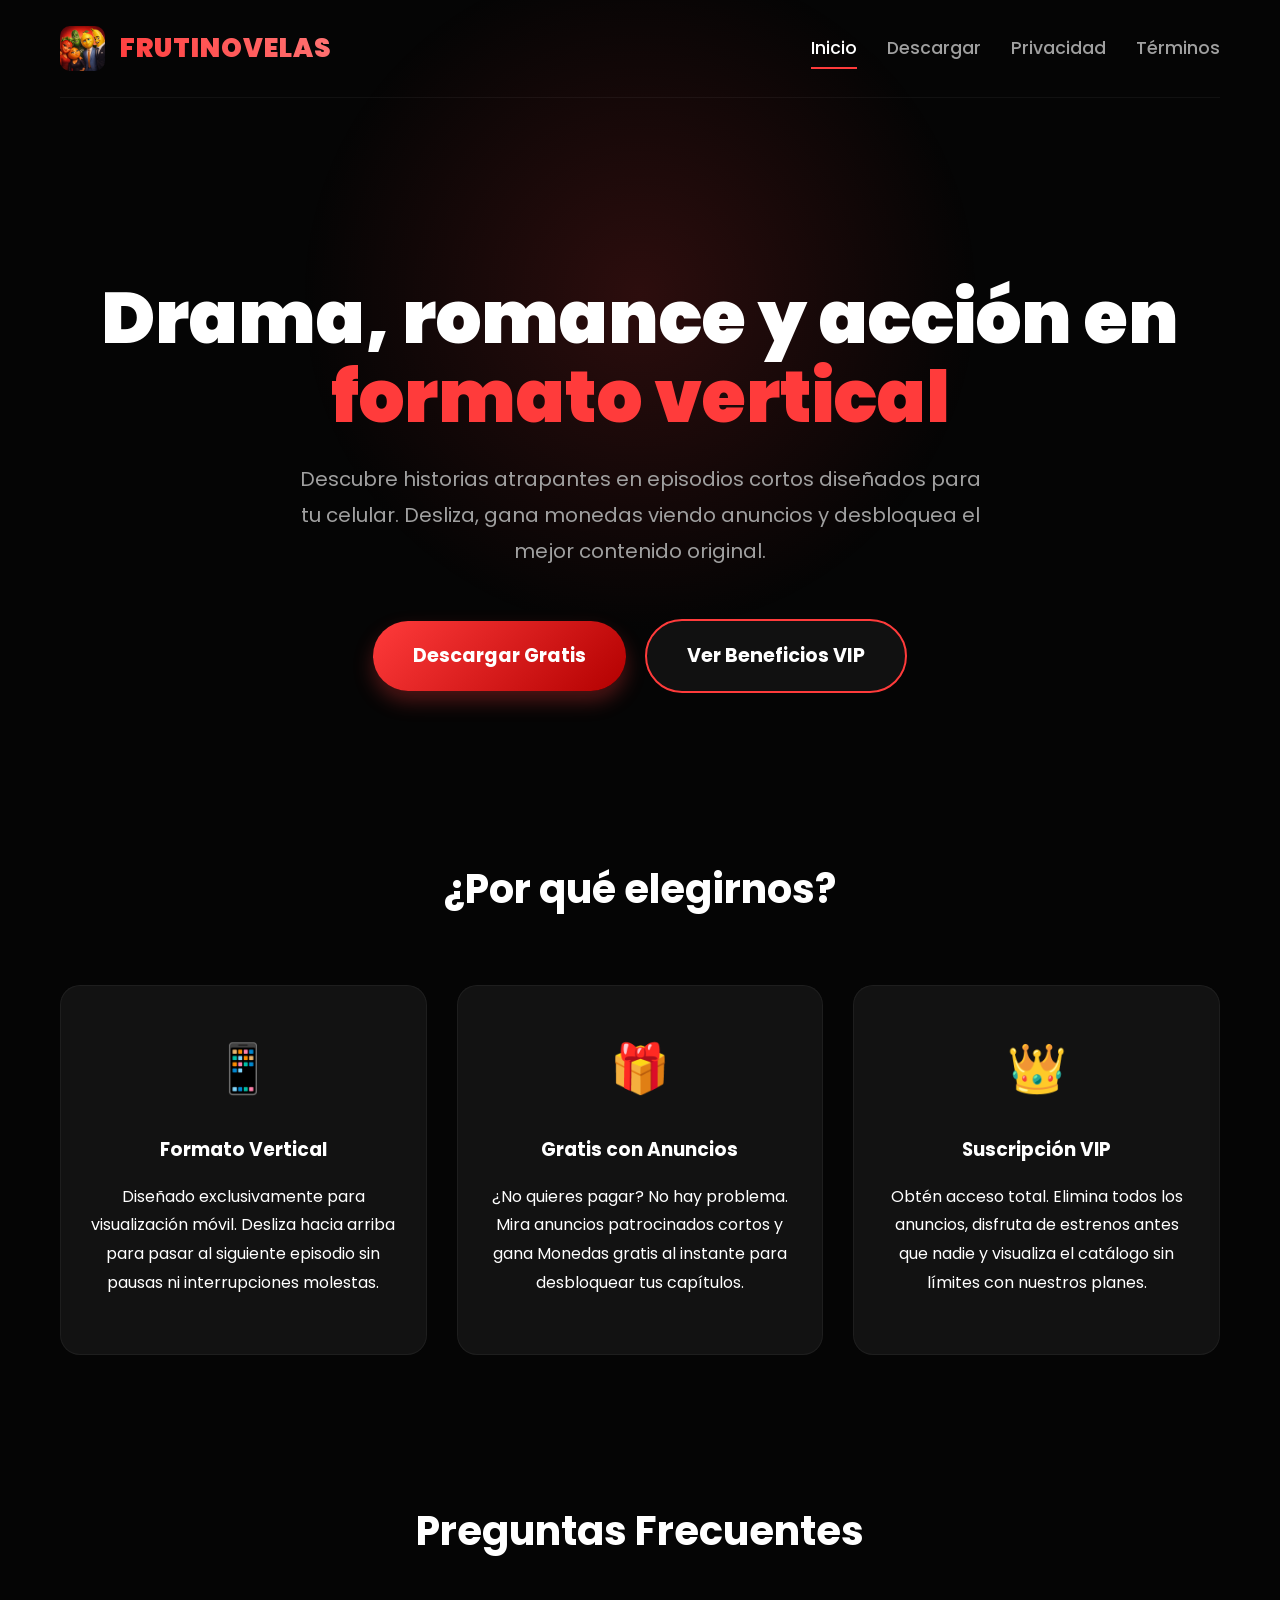
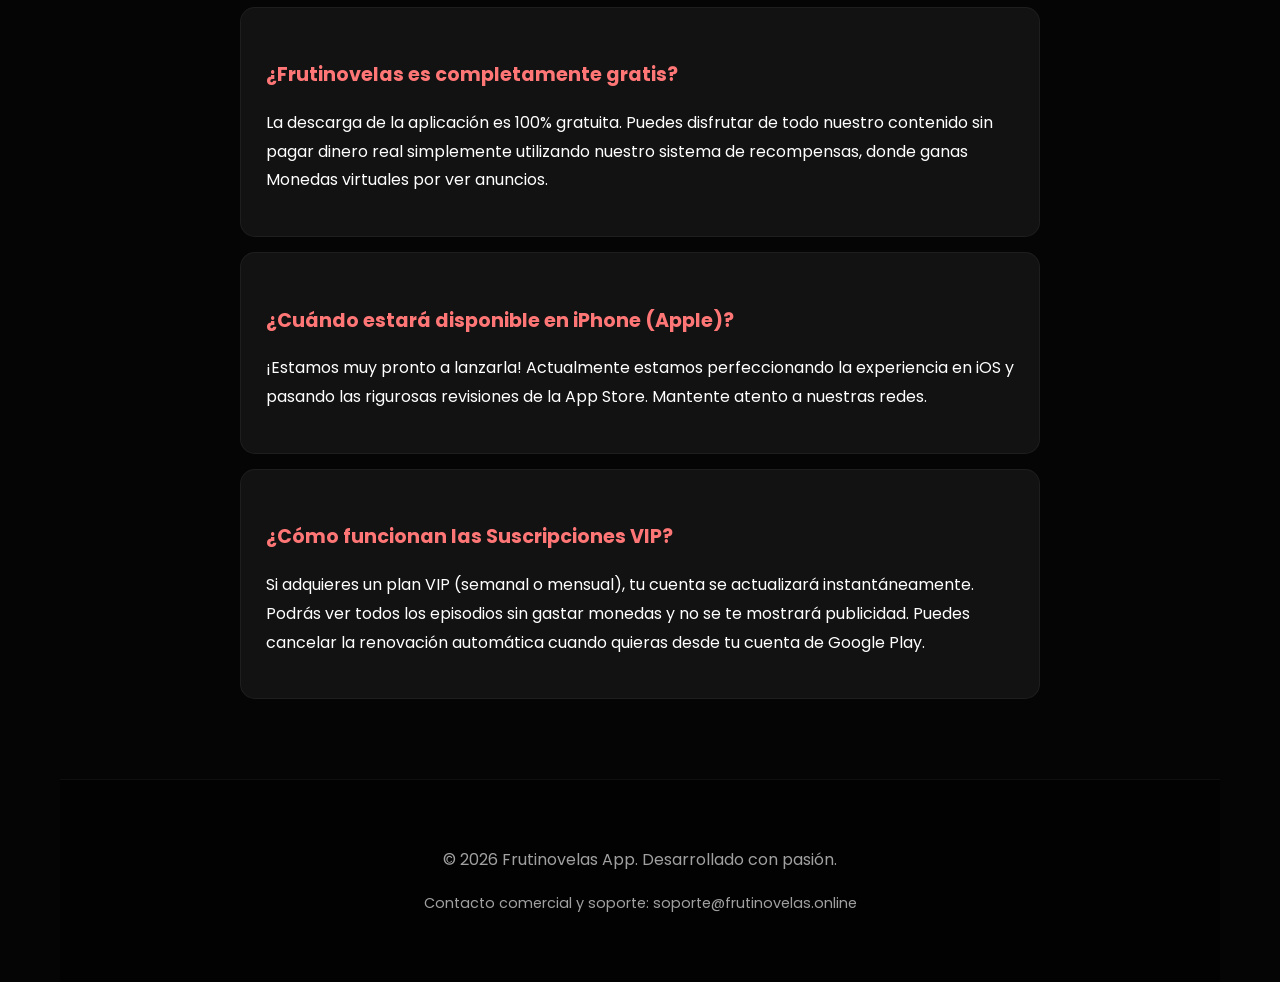
<file: index.html>
<!DOCTYPE html>
<html lang="es">
<head>
    <meta charset="UTF-8">
    <meta name="viewport" content="width=device-width, initial-scale=1.0, maximum-scale=1.0, user-scalable=no">
    <title>Frutinovelas - Tu Dosis Diaria de Drama</title>
    <link rel="stylesheet" href="styles.css">
</head>
<body>
    <div class="container">
        <header class="animate-fade">
            <a href="index.html" class="logo-container">
                <img src="logo.png" alt="Logo Frutinovelas" class="logo-img">
                <span class="logo-text">FRUTINOVELAS</span>
            </a>
            
            <div class="hamburger">
                <span></span>
                <span></span>
                <span></span>
            </div>

            <nav>
                <a href="index.html" class="active">Inicio</a>
                <a href="descarga.html">Descargar</a>
                <a href="privacidad.html">Privacidad</a>
                <a href="terminos.html">Términos</a>
            </nav>
        </header>

        <main>
            <section class="hero animate-fade" style="animation-delay: 0.2s;">
                <h1>Drama, romance y acción en <span style="color: #ff3b3b;">formato vertical</span></h1>
                <p>Descubre historias atrapantes en episodios cortos diseñados para tu celular. Desliza, gana monedas viendo anuncios y desbloquea el mejor contenido original.</p>
                
                <div>
                    <a href="descarga.html" class="btn">Descargar Gratis</a>
                    <a href="terminos.html" class="btn btn-outline">Ver Beneficios VIP</a>
                </div>
            </section>

            <h2 class="section-title animate-fade" style="animation-delay: 0.3s;">¿Por qué elegirnos?</h2>
            <section class="features animate-fade" style="animation-delay: 0.4s;">
                <div class="feature-card">
                    <div style="font-size: 3rem; margin-bottom: 20px;">📱</div>
                    <h3 style="color: white; margin-bottom: 10px;">Formato Vertical</h3>
                    <p>Diseñado exclusivamente para visualización móvil. Desliza hacia arriba para pasar al siguiente episodio sin pausas ni interrupciones molestas.</p>
                </div>
                <div class="feature-card">
                    <div style="font-size: 3rem; margin-bottom: 20px;">🎁</div>
                    <h3 style="color: white; margin-bottom: 10px;">Gratis con Anuncios</h3>
                    <p>¿No quieres pagar? No hay problema. Mira anuncios patrocinados cortos y gana Monedas gratis al instante para desbloquear tus capítulos.</p>
                </div>
                <div class="feature-card">
                    <div style="font-size: 3rem; margin-bottom: 20px;">👑</div>
                    <h3 style="color: white; margin-bottom: 10px;">Suscripción VIP</h3>
                    <p>Obtén acceso total. Elimina todos los anuncios, disfruta de estrenos antes que nadie y visualiza el catálogo sin límites con nuestros planes.</p>
                </div>
            </section>

            <h2 class="section-title">Preguntas Frecuentes</h2>
            <section class="faq-container">
                <div class="faq-item">
                    <h4>¿Frutinovelas es completamente gratis?</h4>
                    <p>La descarga de la aplicación es 100% gratuita. Puedes disfrutar de todo nuestro contenido sin pagar dinero real simplemente utilizando nuestro sistema de recompensas, donde ganas Monedas virtuales por ver anuncios.</p>
                </div>
                <div class="faq-item">
                    <h4>¿Cuándo estará disponible en iPhone (Apple)?</h4>
                    <p>¡Estamos muy pronto a lanzarla! Actualmente estamos perfeccionando la experiencia en iOS y pasando las rigurosas revisiones de la App Store. Mantente atento a nuestras redes.</p>
                </div>
                <div class="faq-item">
                    <h4>¿Cómo funcionan las Suscripciones VIP?</h4>
                    <p>Si adquieres un plan VIP (semanal o mensual), tu cuenta se actualizará instantáneamente. Podrás ver todos los episodios sin gastar monedas y no se te mostrará publicidad. Puedes cancelar la renovación automática cuando quieras desde tu cuenta de Google Play.</p>
                </div>
            </section>
        </main>

        <footer class="animate-fade" style="animation-delay: 0.6s;">
            <p>&copy; 2026 Frutinovelas App. Desarrollado con pasión.</p>
            <p style="margin-top: 10px; font-size: 0.9em;">Contacto comercial y soporte: soporte@frutinovelas.online</p>
        </footer>
    </div>

    <script>
        const hamburger = document.querySelector('.hamburger');
        const nav = document.querySelector('nav');
        
        hamburger.addEventListener('click', () => {
            hamburger.classList.toggle('active');
            nav.classList.toggle('active');
        });
    </script>
</body>
</html>
</file>
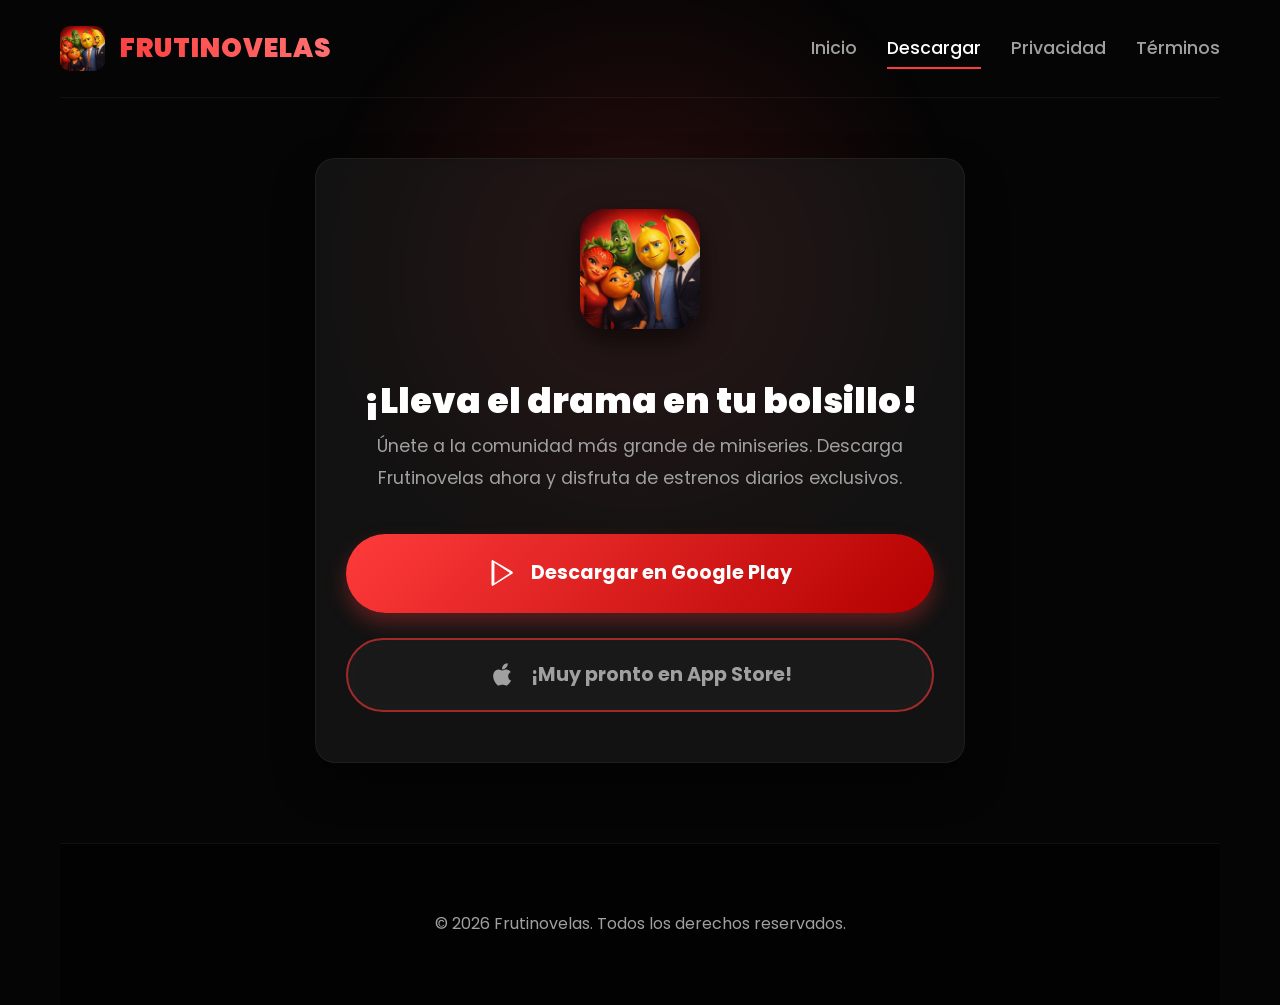
<file: descarga.html>
<!DOCTYPE html>
<html lang="es">
<head>
    <meta charset="UTF-8">
    <meta name="viewport" content="width=device-width, initial-scale=1.0, maximum-scale=1.0, user-scalable=no">
    <title>Descargar Frutinovelas</title>
    <link rel="stylesheet" href="styles.css">
</head>
<body>
    <div class="container">
        <header>
            <a href="index.html" class="logo-container">
                <img src="logo.png" alt="Logo Frutinovelas" class="logo-img">
                <span class="logo-text">FRUTINOVELAS</span>
            </a>
            <div class="hamburger">
                <span></span><span></span><span></span>
            </div>
            <nav>
                <a href="index.html">Inicio</a>
                <a href="descarga.html" class="active">Descargar</a>
                <a href="privacidad.html">Privacidad</a>
                <a href="terminos.html">Términos</a>
            </nav>
        </header>

        <main class="hero animate-fade" style="padding-top: 60px;">
            <div class="legal-container" style="text-align: center; max-width: 650px; margin: 0 auto; padding: 50px 30px;">
                <img src="logo.png" alt="Logo" style="width: 120px; border-radius: 25px; margin-bottom: 20px; box-shadow: 0 10px 30px rgba(0,0,0,0.6);">
                
                <h1 style="border: none; font-size: 2.2rem;">¡Lleva el drama en tu bolsillo!</h1>
                <p style="color: var(--text-muted); margin-bottom: 40px; font-size: 1.1rem;">Únete a la comunidad más grande de miniseries. Descarga Frutinovelas ahora y disfruta de estrenos diarios exclusivos.</p>
                
                <a href="#" class="btn" style="width: 100%; margin-bottom: 25px; font-size: 1.2rem; padding: 22px; display: flex; align-items: center; justify-content: center; gap: 15px;">
                    <svg width="28" height="28" viewBox="0 0 24 24" fill="white"><path d="M5.5 3.3L18.8 12 5.5 20.7V3.3M3.5 1.1C3.2 1.3 3 1.7 3 2.2v19.6c0 .5.2.9.5 1.1.3.2.7.2 1.1-.1l16.1-10.1c.4-.2.6-.6.6-1s-.2-.8-.6-1L4.6 1.2C4.2.9 3.8.9 3.5 1.1z"/></svg>
                    Descargar en Google Play
                </a>
                
                <a href="#" class="btn btn-outline" style="width: 100%; margin-left: 0; opacity: 0.6; cursor: not-allowed; display: flex; align-items: center; justify-content: center; gap: 15px;" onclick="event.preventDefault();">
                    <svg width="28" height="28" viewBox="0 0 24 24" fill="white"><path d="M17.05 20.28c-.98.95-2.05.8-3.08.35-1.09-.46-2.09-.48-3.24 0-1.44.62-2.2.44-3.06-.35C2.79 15.25 3.51 7.59 9.05 7.31c1.35.07 2.29.74 3.08.8 1.18-.24 2.31-.93 3.57-.84 1.51.15 2.95.92 3.78 2.12-3.17 1.96-2.67 6.13.25 7.37-.62 1.48-1.55 2.76-2.68 3.52zM12.03 7.25C11.9 4.3 14.15 1.9 16.92 2c.2 2.96-2.42 5.37-4.89 5.25z"/></svg>
                    ¡Muy pronto en App Store!
                </a>
            </div>
        </main>

        <footer>
            <p>&copy; 2026 Frutinovelas. Todos los derechos reservados.</p>
        </footer>
    </div>

    <script>
        const hamburger = document.querySelector('.hamburger');
        const nav = document.querySelector('nav');
        hamburger.addEventListener('click', () => {
            hamburger.classList.toggle('active');
            nav.classList.toggle('active');
        });
    </script>
</body>
</html>
</file>
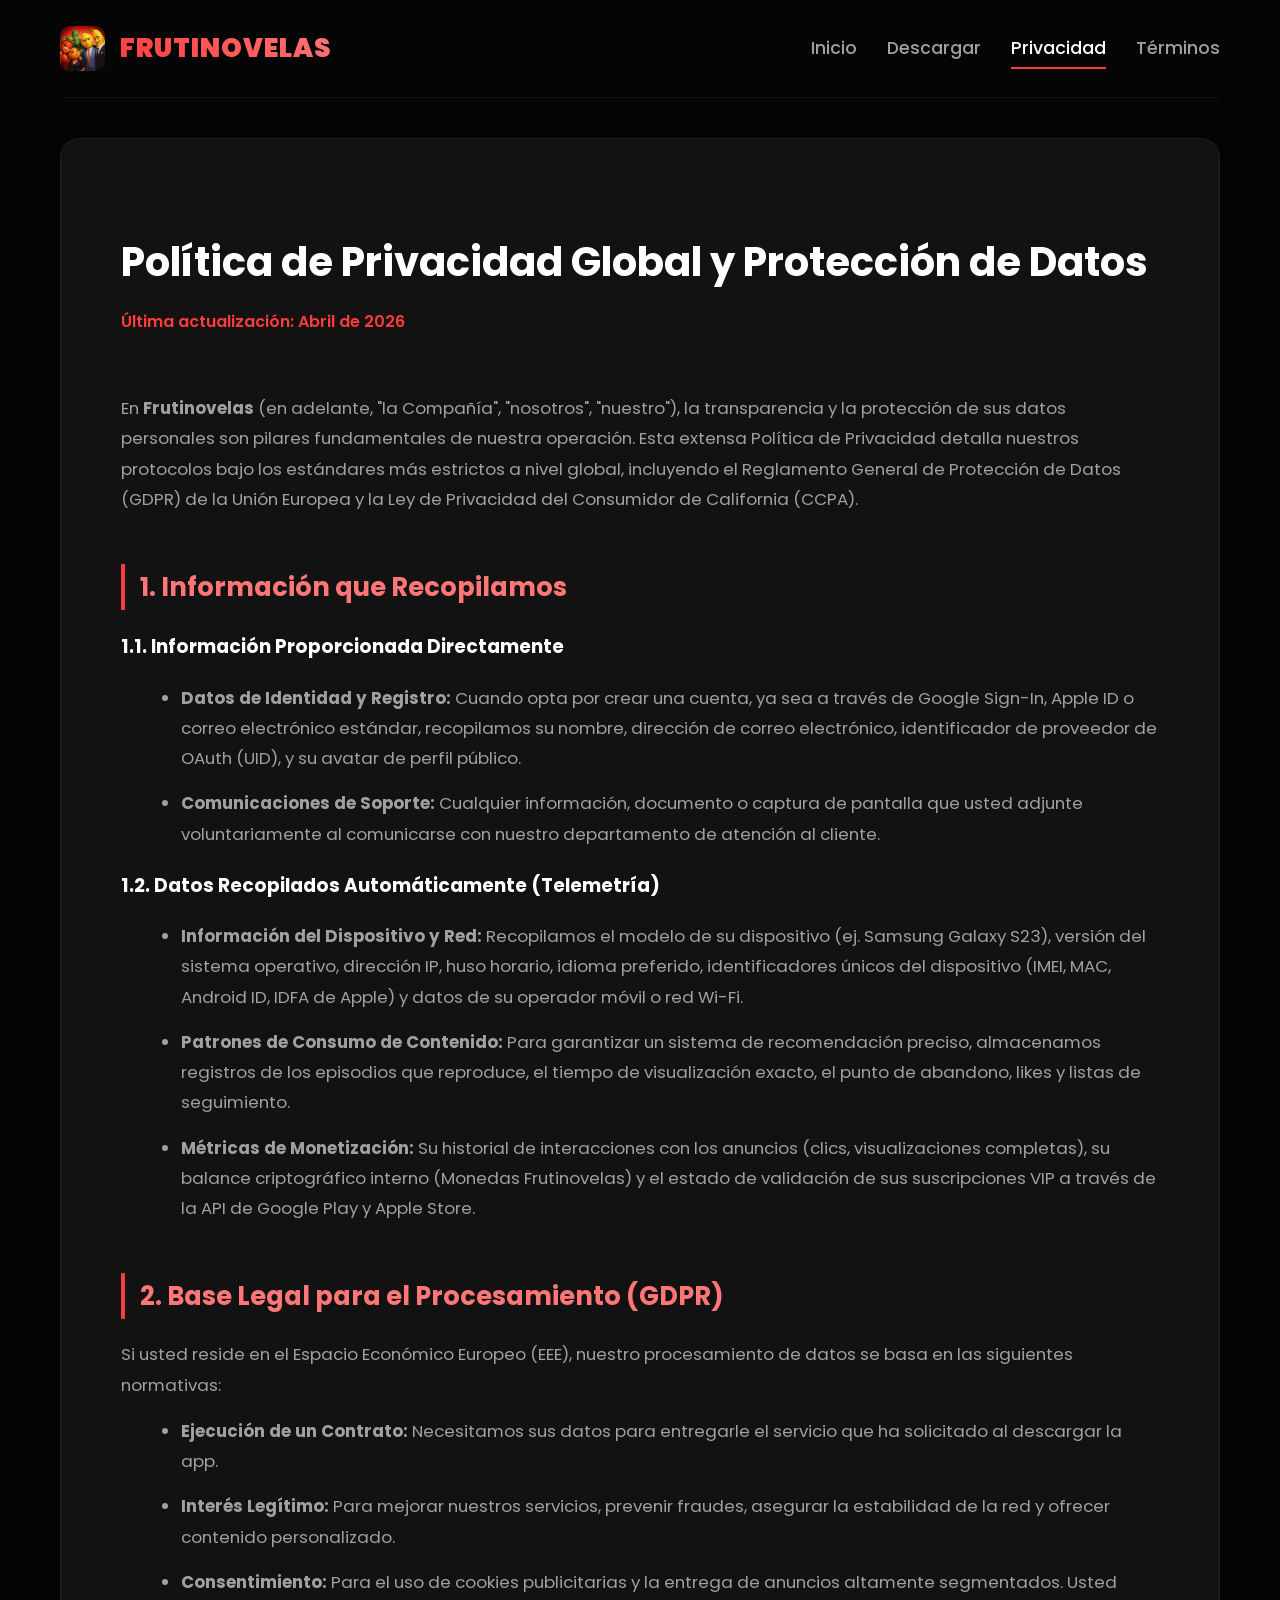
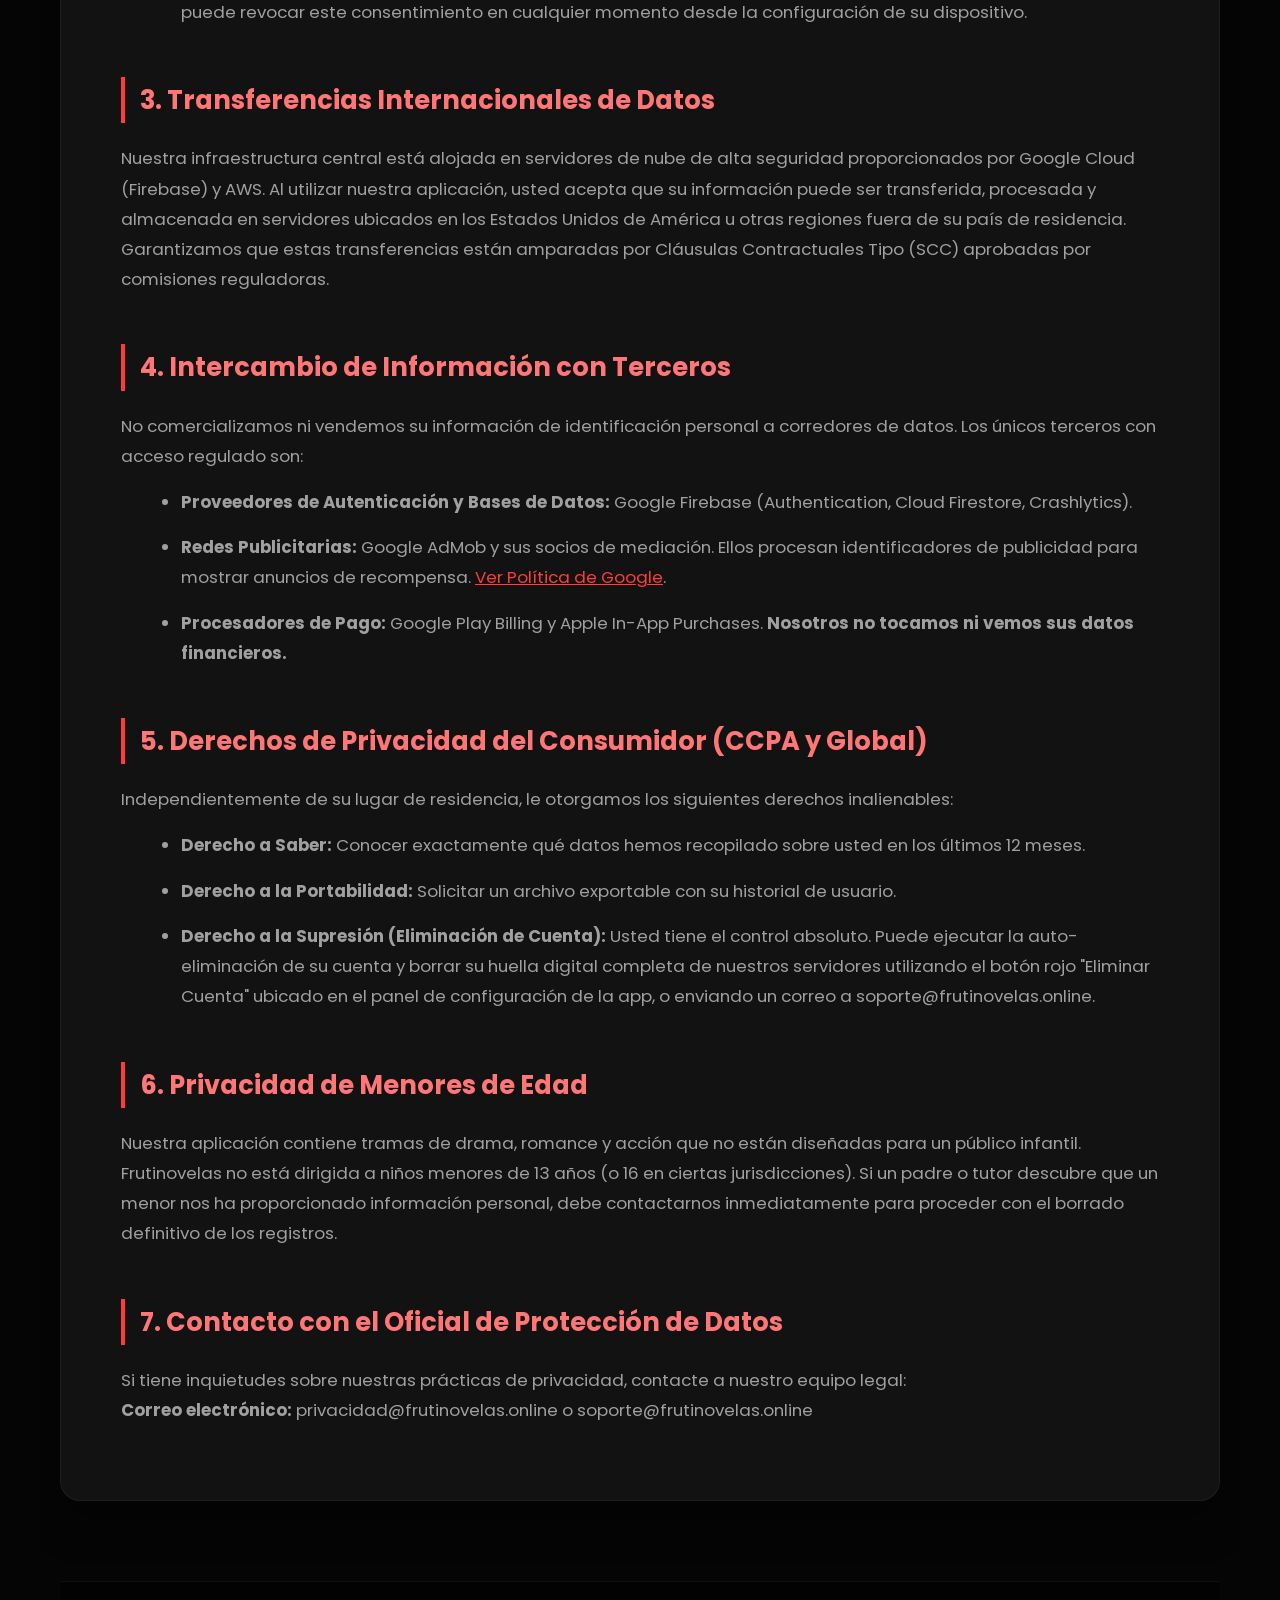
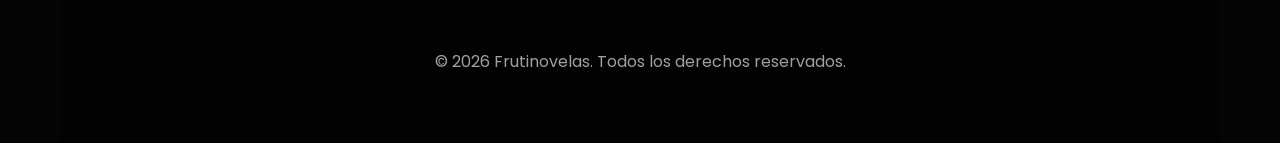
<file: privacidad.html>
<!DOCTYPE html>
<html lang="es">
<head>
    <meta charset="UTF-8">
    <meta name="viewport" content="width=device-width, initial-scale=1.0, maximum-scale=1.0, user-scalable=no">
    <title>Política de Privacidad - Frutinovelas</title>
    <link rel="stylesheet" href="styles.css">
</head>
<body>
    <div class="container">
        <header>
            <a href="index.html" class="logo-container">
                <img src="logo.png" alt="Logo Frutinovelas" class="logo-img">
                <span class="logo-text">FRUTINOVELAS</span>
            </a>
            <div class="hamburger">
                <span></span><span></span><span></span>
            </div>
            <nav>
                <a href="index.html">Inicio</a>
                <a href="descarga.html">Descargar</a>
                <a href="privacidad.html" class="active">Privacidad</a>
                <a href="terminos.html">Términos</a>
            </nav>
        </header>

        <main class="legal-container animate-fade">
            <h1>Política de Privacidad Global y Protección de Datos</h1>
            <span class="update-date">Última actualización: Abril de 2026</span>
            
            <p>En <strong>Frutinovelas</strong> (en adelante, "la Compañía", "nosotros", "nuestro"), la transparencia y la protección de sus datos personales son pilares fundamentales de nuestra operación. Esta extensa Política de Privacidad detalla nuestros protocolos bajo los estándares más estrictos a nivel global, incluyendo el Reglamento General de Protección de Datos (GDPR) de la Unión Europea y la Ley de Privacidad del Consumidor de California (CCPA).</p>

            <h2>1. Información que Recopilamos</h2>
            <h3>1.1. Información Proporcionada Directamente</h3>
            <ul>
                <li><strong>Datos de Identidad y Registro:</strong> Cuando opta por crear una cuenta, ya sea a través de Google Sign-In, Apple ID o correo electrónico estándar, recopilamos su nombre, dirección de correo electrónico, identificador de proveedor de OAuth (UID), y su avatar de perfil público.</li>
                <li><strong>Comunicaciones de Soporte:</strong> Cualquier información, documento o captura de pantalla que usted adjunte voluntariamente al comunicarse con nuestro departamento de atención al cliente.</li>
            </ul>

            <h3>1.2. Datos Recopilados Automáticamente (Telemetría)</h3>
            <ul>
                <li><strong>Información del Dispositivo y Red:</strong> Recopilamos el modelo de su dispositivo (ej. Samsung Galaxy S23), versión del sistema operativo, dirección IP, huso horario, idioma preferido, identificadores únicos del dispositivo (IMEI, MAC, Android ID, IDFA de Apple) y datos de su operador móvil o red Wi-Fi.</li>
                <li><strong>Patrones de Consumo de Contenido:</strong> Para garantizar un sistema de recomendación preciso, almacenamos registros de los episodios que reproduce, el tiempo de visualización exacto, el punto de abandono, likes y listas de seguimiento.</li>
                <li><strong>Métricas de Monetización:</strong> Su historial de interacciones con los anuncios (clics, visualizaciones completas), su balance criptográfico interno (Monedas Frutinovelas) y el estado de validación de sus suscripciones VIP a través de la API de Google Play y Apple Store.</li>
            </ul>

            <h2>2. Base Legal para el Procesamiento (GDPR)</h2>
            <p>Si usted reside en el Espacio Económico Europeo (EEE), nuestro procesamiento de datos se basa en las siguientes normativas:</p>
            <ul>
                <li><strong>Ejecución de un Contrato:</strong> Necesitamos sus datos para entregarle el servicio que ha solicitado al descargar la app.</li>
                <li><strong>Interés Legítimo:</strong> Para mejorar nuestros servicios, prevenir fraudes, asegurar la estabilidad de la red y ofrecer contenido personalizado.</li>
                <li><strong>Consentimiento:</strong> Para el uso de cookies publicitarias y la entrega de anuncios altamente segmentados. Usted puede revocar este consentimiento en cualquier momento desde la configuración de su dispositivo.</li>
            </ul>

            <h2>3. Transferencias Internacionales de Datos</h2>
            <p>Nuestra infraestructura central está alojada en servidores de nube de alta seguridad proporcionados por Google Cloud (Firebase) y AWS. Al utilizar nuestra aplicación, usted acepta que su información puede ser transferida, procesada y almacenada en servidores ubicados en los Estados Unidos de América u otras regiones fuera de su país de residencia. Garantizamos que estas transferencias están amparadas por Cláusulas Contractuales Tipo (SCC) aprobadas por comisiones reguladoras.</p>

            <h2>4. Intercambio de Información con Terceros</h2>
            <p>No comercializamos ni vendemos su información de identificación personal a corredores de datos. Los únicos terceros con acceso regulado son:</p>
            <ul>
                <li><strong>Proveedores de Autenticación y Bases de Datos:</strong> Google Firebase (Authentication, Cloud Firestore, Crashlytics).</li>
                <li><strong>Redes Publicitarias:</strong> Google AdMob y sus socios de mediación. Ellos procesan identificadores de publicidad para mostrar anuncios de recompensa. <a href="https://policies.google.com/privacy" style="color: var(--primary);">Ver Política de Google</a>.</li>
                <li><strong>Procesadores de Pago:</strong> Google Play Billing y Apple In-App Purchases. <strong>Nosotros no tocamos ni vemos sus datos financieros.</strong></li>
            </ul>

            <h2>5. Derechos de Privacidad del Consumidor (CCPA y Global)</h2>
            <p>Independientemente de su lugar de residencia, le otorgamos los siguientes derechos inalienables:</p>
            <ul>
                <li><strong>Derecho a Saber:</strong> Conocer exactamente qué datos hemos recopilado sobre usted en los últimos 12 meses.</li>
                <li><strong>Derecho a la Portabilidad:</strong> Solicitar un archivo exportable con su historial de usuario.</li>
                <li><strong>Derecho a la Supresión (Eliminación de Cuenta):</strong> Usted tiene el control absoluto. Puede ejecutar la auto-eliminación de su cuenta y borrar su huella digital completa de nuestros servidores utilizando el botón rojo "Eliminar Cuenta" ubicado en el panel de configuración de la app, o enviando un correo a soporte@frutinovelas.online.</li>
            </ul>

            <h2>6. Privacidad de Menores de Edad</h2>
            <p>Nuestra aplicación contiene tramas de drama, romance y acción que no están diseñadas para un público infantil. Frutinovelas no está dirigida a niños menores de 13 años (o 16 en ciertas jurisdicciones). Si un padre o tutor descubre que un menor nos ha proporcionado información personal, debe contactarnos inmediatamente para proceder con el borrado definitivo de los registros.</p>

            <h2>7. Contacto con el Oficial de Protección de Datos</h2>
            <p>Si tiene inquietudes sobre nuestras prácticas de privacidad, contacte a nuestro equipo legal:<br>
            <strong>Correo electrónico:</strong> privacidad@frutinovelas.online o soporte@frutinovelas.online</p>
        </main>
        
        <footer>
            <p>&copy; 2026 Frutinovelas. Todos los derechos reservados.</p>
        </footer>
    </div>

    <script>
        const hamburger = document.querySelector('.hamburger');
        const nav = document.querySelector('nav');
        hamburger.addEventListener('click', () => {
            hamburger.classList.toggle('active');
            nav.classList.toggle('active');
        });
    </script>
</body>
</html>
</file>
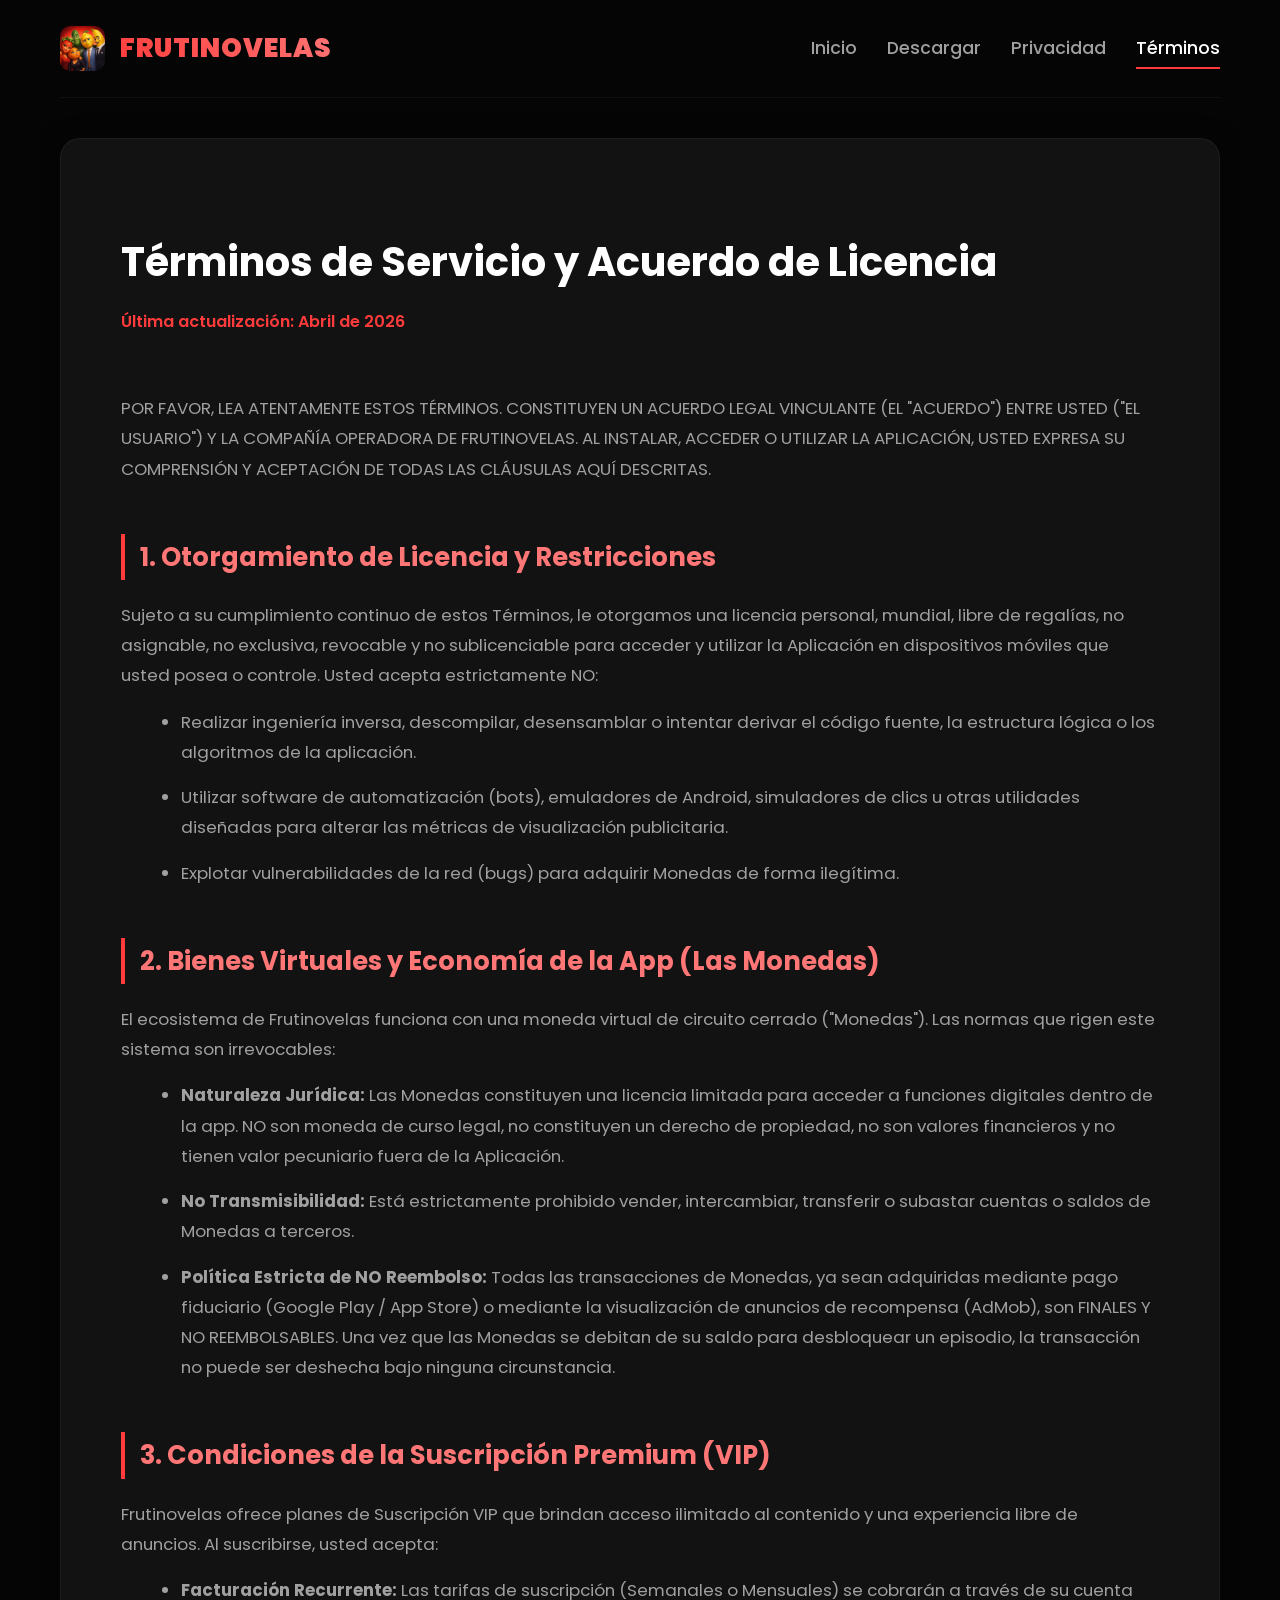
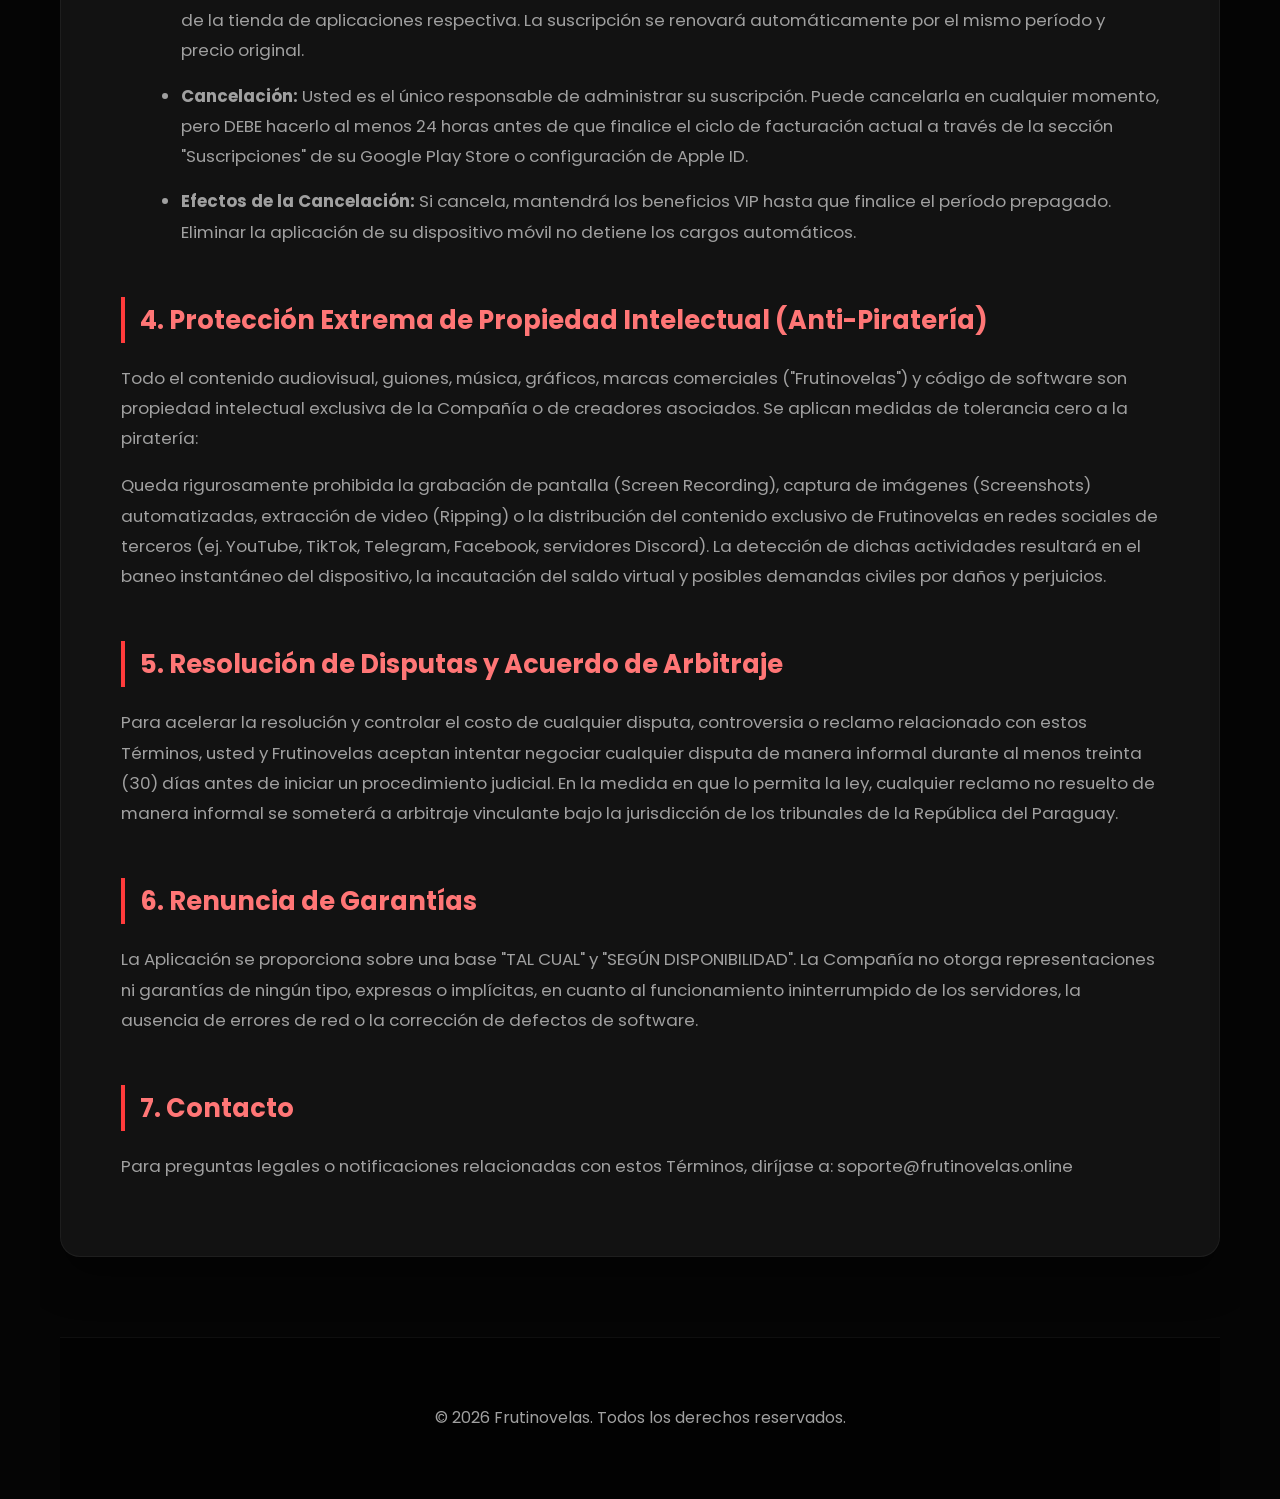
<file: terminos.html>
<!DOCTYPE html>
<html lang="es">
<head>
    <meta charset="UTF-8">
    <meta name="viewport" content="width=device-width, initial-scale=1.0, maximum-scale=1.0, user-scalable=no">
    <title>Términos y Condiciones - Frutinovelas</title>
    <link rel="stylesheet" href="styles.css">
</head>
<body>
    <div class="container">
        <header>
            <a href="index.html" class="logo-container">
                <img src="logo.png" alt="Logo Frutinovelas" class="logo-img">
                <span class="logo-text">FRUTINOVELAS</span>
            </a>
            <div class="hamburger">
                <span></span><span></span><span></span>
            </div>
            <nav>
                <a href="index.html">Inicio</a>
                <a href="descarga.html">Descargar</a>
                <a href="privacidad.html">Privacidad</a>
                <a href="terminos.html" class="active">Términos</a>
            </nav>
        </header>

        <main class="legal-container animate-fade">
            <h1>Términos de Servicio y Acuerdo de Licencia</h1>
            <span class="update-date">Última actualización: Abril de 2026</span>

            <p>POR FAVOR, LEA ATENTAMENTE ESTOS TÉRMINOS. CONSTITUYEN UN ACUERDO LEGAL VINCULANTE (EL "ACUERDO") ENTRE USTED ("EL USUARIO") Y LA COMPAÑÍA OPERADORA DE FRUTINOVELAS. AL INSTALAR, ACCEDER O UTILIZAR LA APLICACIÓN, USTED EXPRESA SU COMPRENSIÓN Y ACEPTACIÓN DE TODAS LAS CLÁUSULAS AQUÍ DESCRITAS.</p>

            <h2>1. Otorgamiento de Licencia y Restricciones</h2>
            <p>Sujeto a su cumplimiento continuo de estos Términos, le otorgamos una licencia personal, mundial, libre de regalías, no asignable, no exclusiva, revocable y no sublicenciable para acceder y utilizar la Aplicación en dispositivos móviles que usted posea o controle. Usted acepta estrictamente NO:</p>
            <ul>
                <li>Realizar ingeniería inversa, descompilar, desensamblar o intentar derivar el código fuente, la estructura lógica o los algoritmos de la aplicación.</li>
                <li>Utilizar software de automatización (bots), emuladores de Android, simuladores de clics u otras utilidades diseñadas para alterar las métricas de visualización publicitaria.</li>
                <li>Explotar vulnerabilidades de la red (bugs) para adquirir Monedas de forma ilegítima.</li>
            </ul>

            <h2>2. Bienes Virtuales y Economía de la App (Las Monedas)</h2>
            <p>El ecosistema de Frutinovelas funciona con una moneda virtual de circuito cerrado ("Monedas"). Las normas que rigen este sistema son irrevocables:</p>
            <ul>
                <li><strong>Naturaleza Jurídica:</strong> Las Monedas constituyen una licencia limitada para acceder a funciones digitales dentro de la app. NO son moneda de curso legal, no constituyen un derecho de propiedad, no son valores financieros y no tienen valor pecuniario fuera de la Aplicación.</li>
                <li><strong>No Transmisibilidad:</strong> Está estrictamente prohibido vender, intercambiar, transferir o subastar cuentas o saldos de Monedas a terceros.</li>
                <li><strong>Política Estricta de NO Reembolso:</strong> Todas las transacciones de Monedas, ya sean adquiridas mediante pago fiduciario (Google Play / App Store) o mediante la visualización de anuncios de recompensa (AdMob), son FINALES Y NO REEMBOLSABLES. Una vez que las Monedas se debitan de su saldo para desbloquear un episodio, la transacción no puede ser deshecha bajo ninguna circunstancia.</li>
            </ul>

            <h2>3. Condiciones de la Suscripción Premium (VIP)</h2>
            <p>Frutinovelas ofrece planes de Suscripción VIP que brindan acceso ilimitado al contenido y una experiencia libre de anuncios. Al suscribirse, usted acepta:</p>
            <ul>
                <li><strong>Facturación Recurrente:</strong> Las tarifas de suscripción (Semanales o Mensuales) se cobrarán a través de su cuenta de la tienda de aplicaciones respectiva. La suscripción se renovará automáticamente por el mismo período y precio original.</li>
                <li><strong>Cancelación:</strong> Usted es el único responsable de administrar su suscripción. Puede cancelarla en cualquier momento, pero DEBE hacerlo al menos 24 horas antes de que finalice el ciclo de facturación actual a través de la sección "Suscripciones" de su Google Play Store o configuración de Apple ID.</li>
                <li><strong>Efectos de la Cancelación:</strong> Si cancela, mantendrá los beneficios VIP hasta que finalice el período prepagado. Eliminar la aplicación de su dispositivo móvil no detiene los cargos automáticos.</li>
            </ul>

            <h2>4. Protección Extrema de Propiedad Intelectual (Anti-Piratería)</h2>
            <p>Todo el contenido audiovisual, guiones, música, gráficos, marcas comerciales ("Frutinovelas") y código de software son propiedad intelectual exclusiva de la Compañía o de creadores asociados. Se aplican medidas de tolerancia cero a la piratería:</p>
            <p>Queda rigurosamente prohibida la grabación de pantalla (Screen Recording), captura de imágenes (Screenshots) automatizadas, extracción de video (Ripping) o la distribución del contenido exclusivo de Frutinovelas en redes sociales de terceros (ej. YouTube, TikTok, Telegram, Facebook, servidores Discord). La detección de dichas actividades resultará en el baneo instantáneo del dispositivo, la incautación del saldo virtual y posibles demandas civiles por daños y perjuicios.</p>

            <h2>5. Resolución de Disputas y Acuerdo de Arbitraje</h2>
            <p>Para acelerar la resolución y controlar el costo de cualquier disputa, controversia o reclamo relacionado con estos Términos, usted y Frutinovelas aceptan intentar negociar cualquier disputa de manera informal durante al menos treinta (30) días antes de iniciar un procedimiento judicial. En la medida en que lo permita la ley, cualquier reclamo no resuelto de manera informal se someterá a arbitraje vinculante bajo la jurisdicción de los tribunales de la República del Paraguay.</p>

            <h2>6. Renuncia de Garantías</h2>
            <p>La Aplicación se proporciona sobre una base "TAL CUAL" y "SEGÚN DISPONIBILIDAD". La Compañía no otorga representaciones ni garantías de ningún tipo, expresas o implícitas, en cuanto al funcionamiento ininterrumpido de los servidores, la ausencia de errores de red o la corrección de defectos de software.</p>

            <h2>7. Contacto</h2>
            <p>Para preguntas legales o notificaciones relacionadas con estos Términos, diríjase a: soporte@frutinovelas.online</p>
        </main>
        
        <footer>
            <p>&copy; 2026 Frutinovelas. Todos los derechos reservados.</p>
        </footer>
    </div>

    <script>
        const hamburger = document.querySelector('.hamburger');
        const nav = document.querySelector('nav');
        hamburger.addEventListener('click', () => {
            hamburger.classList.toggle('active');
            nav.classList.toggle('active');
        });
    </script>
</body>
</html>
</file>
<file: styles.css>
@import url('https://fonts.googleapis.com/css2?family=Poppins:wght@300;400;500;700;900&display=swap');

:root {
    --primary: #ff3b3b;
    --primary-glow: rgba(255, 59, 59, 0.4);
    --secondary: #ff7676;
    --bg-dark: #050505;
    --bg-card: rgba(25, 25, 25, 0.7);
    --text-main: #ffffff;
    --text-muted: #a0a0a0;
}

/* Bloqueo estricto de scroll horizontal y zoom */
html, body {
    overflow-x: hidden;
    width: 100%;
    margin: 0;
    padding: 0;
    font-family: 'Poppins', sans-serif;
    background-color: var(--bg-dark);
    color: var(--text-main);
    line-height: 1.8;
    scroll-behavior: smooth;
    -webkit-text-size-adjust: 100%;
}

* {
    box-sizing: border-box;
}

/* Animaciones */
@keyframes fadeInUp {
    from { opacity: 0; transform: translateY(30px); }
    to { opacity: 1; transform: translateY(0); }
}

@keyframes glowPulse {
    0% { box-shadow: 0 0 15px var(--primary-glow); }
    50% { box-shadow: 0 0 30px var(--primary-glow); }
    100% { box-shadow: 0 0 15px var(--primary-glow); }
}

.animate-fade {
    animation: fadeInUp 0.8s ease-out forwards;
}

/* Contenedor Principal */
.container {
    max-width: 1200px;
    margin: 0 auto;
    padding: 0 20px;
    position: relative;
    overflow: hidden; /* Evita que los brillos rompan la web */
}

/* Header & Navegación */
header {
    display: flex;
    justify-content: space-between;
    align-items: center;
    padding: 25px 0;
    border-bottom: 1px solid rgba(255,255,255,0.05);
    position: relative;
    z-index: 1000;
}

.logo-container {
    display: flex;
    align-items: center;
    gap: 15px;
    text-decoration: none;
    z-index: 1001; /* Siempre por encima del menú */
}

.logo-img {
    height: 45px;
    width: auto;
    border-radius: 10px;
}

.logo-text {
    font-size: 26px;
    font-weight: 900;
    background: linear-gradient(45deg, var(--primary), var(--secondary));
    -webkit-background-clip: text;
    -webkit-text-fill-color: transparent;
    letter-spacing: 1px;
}

nav {
    display: flex;
    align-items: center;
}

nav a {
    color: var(--text-muted);
    text-decoration: none;
    margin-left: 30px;
    font-weight: 500;
    font-size: 1.1rem;
    transition: all 0.3s ease;
    position: relative;
}

nav a::after {
    content: '';
    position: absolute;
    width: 0;
    height: 2px;
    bottom: -5px;
    left: 0;
    background-color: var(--primary);
    transition: width 0.3s ease;
}

nav a:hover::after, nav a.active::after {
    width: 100%;
}

nav a:hover, nav a.active {
    color: var(--text-main);
}

/* Menú Hamburguesa (Oculto en PC) */
.hamburger {
    display: none;
    flex-direction: column;
    gap: 6px;
    cursor: pointer;
    z-index: 1001;
}

.hamburger span {
    width: 30px;
    height: 3px;
    background-color: var(--text-main);
    border-radius: 3px;
    transition: 0.4s all ease;
}

/* Hero Section */
.hero {
    text-align: center;
    padding: 120px 20px 80px 20px;
    position: relative;
}

.hero::before {
    content: '';
    position: absolute;
    top: -30%;
    left: 50%;
    transform: translateX(-50%);
    width: 800px;
    height: 800px;
    background: radial-gradient(circle, var(--primary-glow) 0%, transparent 60%);
    z-index: -1;
    opacity: 0.4;
}

.hero h1 {
    font-size: 4.5rem;
    font-weight: 900;
    margin-bottom: 25px;
    line-height: 1.1;
}

.hero p {
    font-size: 1.25rem;
    color: var(--text-muted);
    max-width: 700px;
    margin: 0 auto 50px auto;
}

/* Botones */
.btn {
    display: inline-block;
    background: linear-gradient(135deg, var(--primary), #b30000);
    color: white;
    padding: 18px 40px;
    border-radius: 50px;
    text-decoration: none;
    font-weight: 700;
    font-size: 1.2rem;
    transition: all 0.3s ease;
    border: none;
    cursor: pointer;
    box-shadow: 0 10px 20px rgba(255, 59, 59, 0.3);
    animation: glowPulse 3s infinite;
}

.btn:hover {
    transform: translateY(-5px) scale(1.03);
}

.btn-outline {
    background: rgba(255, 255, 255, 0.05);
    border: 2px solid var(--primary);
    box-shadow: none;
    animation: none;
    margin-left: 15px;
    backdrop-filter: blur(5px);
}

.btn-outline:hover {
    background: var(--primary);
    transform: translateY(-5px);
}

/* Secciones Nuevas (Características y FAQ) */
.section-title {
    text-align: center;
    font-size: 2.5rem;
    margin: 80px 0 40px 0;
    color: var(--text-main);
}

.features {
    display: grid;
    grid-template-columns: repeat(auto-fit, minmax(280px, 1fr));
    gap: 30px;
    padding: 20px 0 60px 0;
}

.feature-card {
    background: var(--bg-card);
    padding: 40px 30px;
    border-radius: 20px;
    border: 1px solid rgba(255,255,255,0.05);
    text-align: center;
    backdrop-filter: blur(10px);
    transition: transform 0.3s ease;
}

.feature-card:hover {
    transform: translateY(-10px);
    border-color: var(--primary);
}

.faq-container {
    max-width: 800px;
    margin: 0 auto 80px auto;
}

.faq-item {
    background: var(--bg-card);
    margin-bottom: 15px;
    padding: 25px;
    border-radius: 15px;
    border: 1px solid rgba(255,255,255,0.05);
}

.faq-item h4 {
    color: var(--secondary);
    font-size: 1.2rem;
    margin-bottom: 10px;
}

/* Textos Legales */
.legal-container {
    background: var(--bg-card);
    padding: 60px;
    border-radius: 20px;
    margin: 40px 0 80px 0;
    border: 1px solid rgba(255,255,255,0.05);
    box-shadow: 0 20px 40px rgba(0,0,0,0.4);
    backdrop-filter: blur(10px);
}

.legal-container h1 { font-size: 2.5rem; margin-bottom: 10px; }
.legal-container .update-date { color: var(--primary); font-weight: 600; margin-bottom: 40px; display: inline-block; }
.legal-container h2 { color: var(--secondary); margin-top: 50px; margin-bottom: 20px; font-size: 1.6rem; border-left: 4px solid var(--primary); padding-left: 15px; }
.legal-container p, .legal-container li { color: var(--text-muted); margin-bottom: 15px; font-size: 1.05rem; }
.legal-container ul { margin-left: 20px; margin-bottom: 20px; }

/* Footer */
footer {
    text-align: center;
    padding: 50px 20px;
    color: var(--text-muted);
    border-top: 1px solid rgba(255,255,255,0.05);
    background: #020202;
}

/* RESPONSIVE EXTREMO PARA CELULARES */
@media (max-width: 900px) {
    .hero h1 { font-size: 3.2rem; }
}

@media (max-width: 768px) {
    .hamburger {
        display: flex; /* Muestra el botón hamburguesa */
    }

    /* Diseño del Menú Desplegable en Móvil */
    nav {
        position: fixed;
        top: 0;
        right: -100%; /* Oculto fuera de la pantalla a la derecha */
        width: 100%;
        height: 100vh;
        background: rgba(5, 5, 5, 0.98);
        backdrop-filter: blur(15px);
        flex-direction: column;
        justify-content: center;
        align-items: center;
        transition: 0.4s ease-in-out;
    }

    nav.active {
        right: 0; /* Desliza el menú hacia adentro */
    }

    nav a {
        margin: 20px 0;
        font-size: 1.5rem;
    }

    /* Animación de la Hamburguesa a "X" */
    .hamburger.active span:nth-child(1) { transform: translateY(9px) rotate(45deg); }
    .hamburger.active span:nth-child(2) { opacity: 0; }
    .hamburger.active span:nth-child(3) { transform: translateY(-9px) rotate(-45deg); }

    /* Ajustes generales de móvil */
    .hero { padding: 80px 10px 40px 10px; }
    .hero h1 { font-size: 2.5rem; }
    .hero p { font-size: 1.05rem; }
    .btn { display: block; margin: 0 auto 15px auto; width: 100%; max-width: 300px; text-align: center; }
    .btn-outline { margin-left: auto; }
    .legal-container { padding: 30px 20px; }
    .legal-container h1 { font-size: 1.8rem; }
}
</file>
